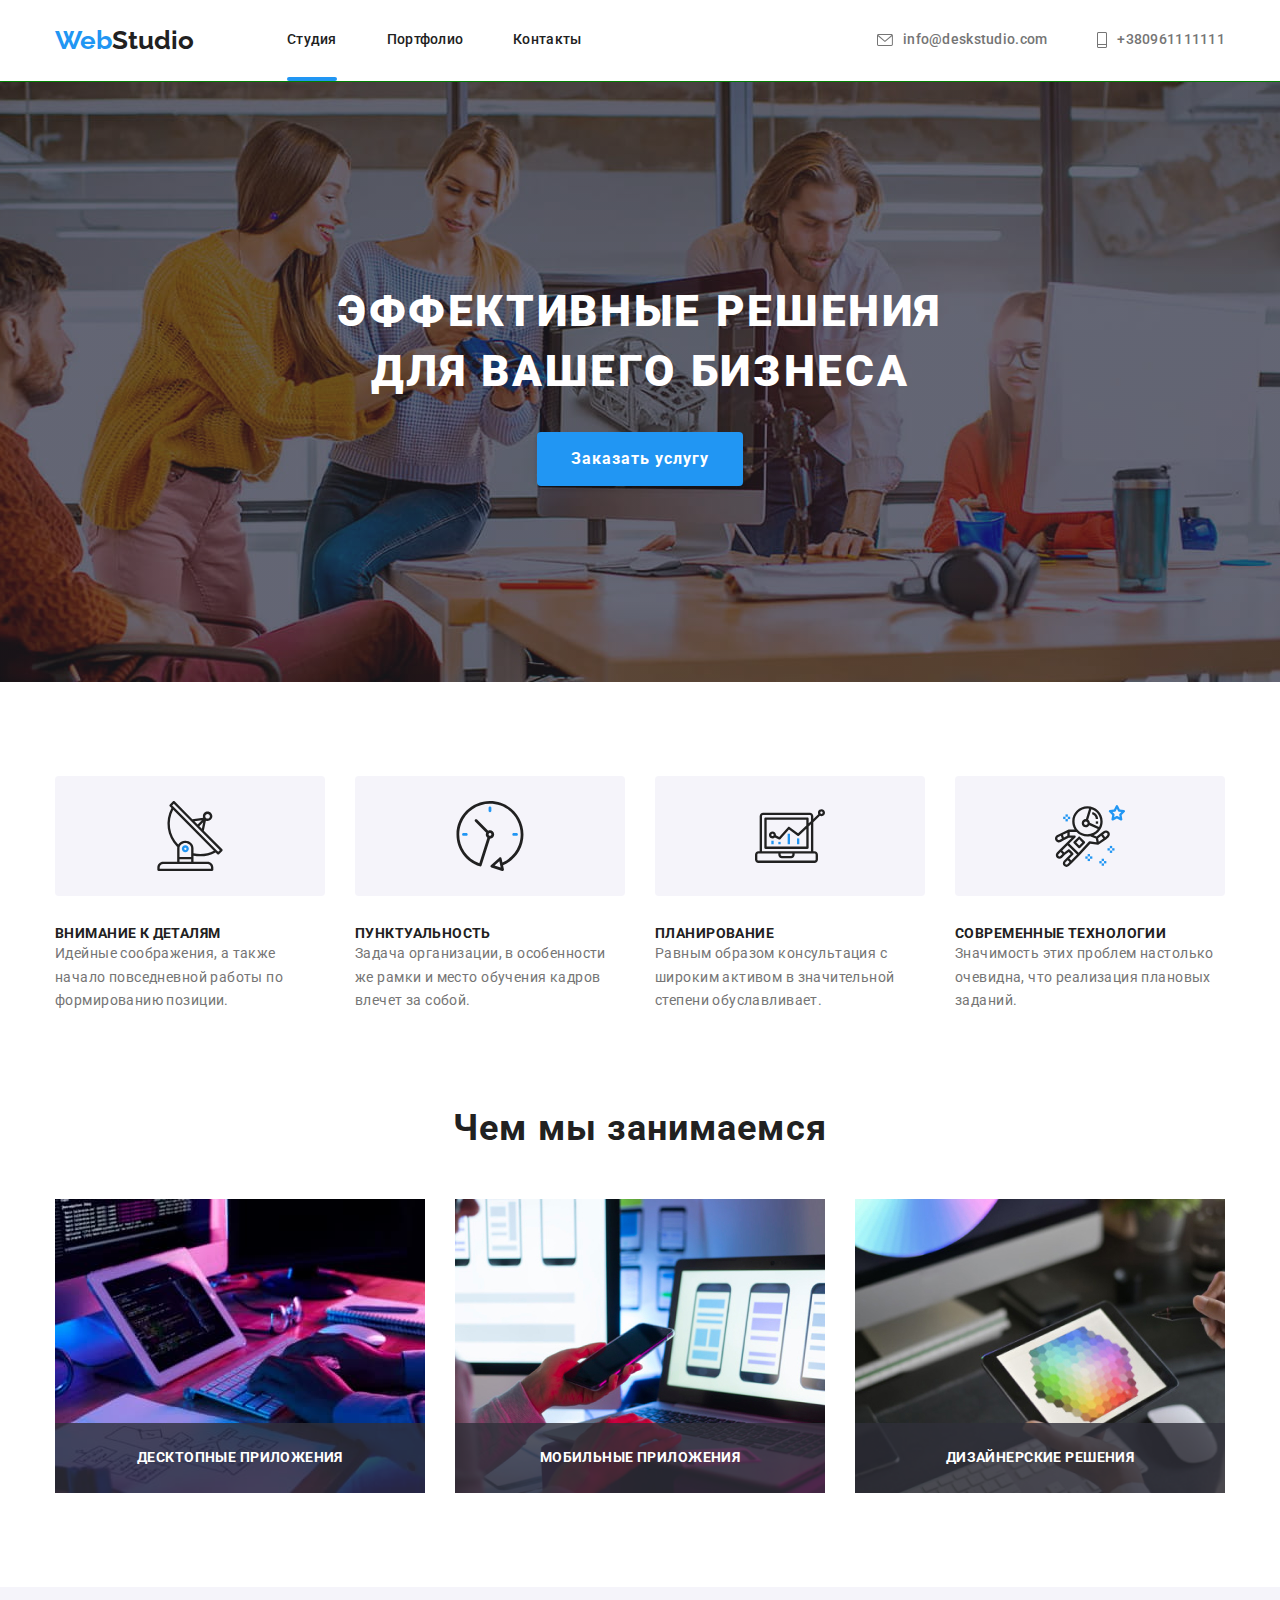
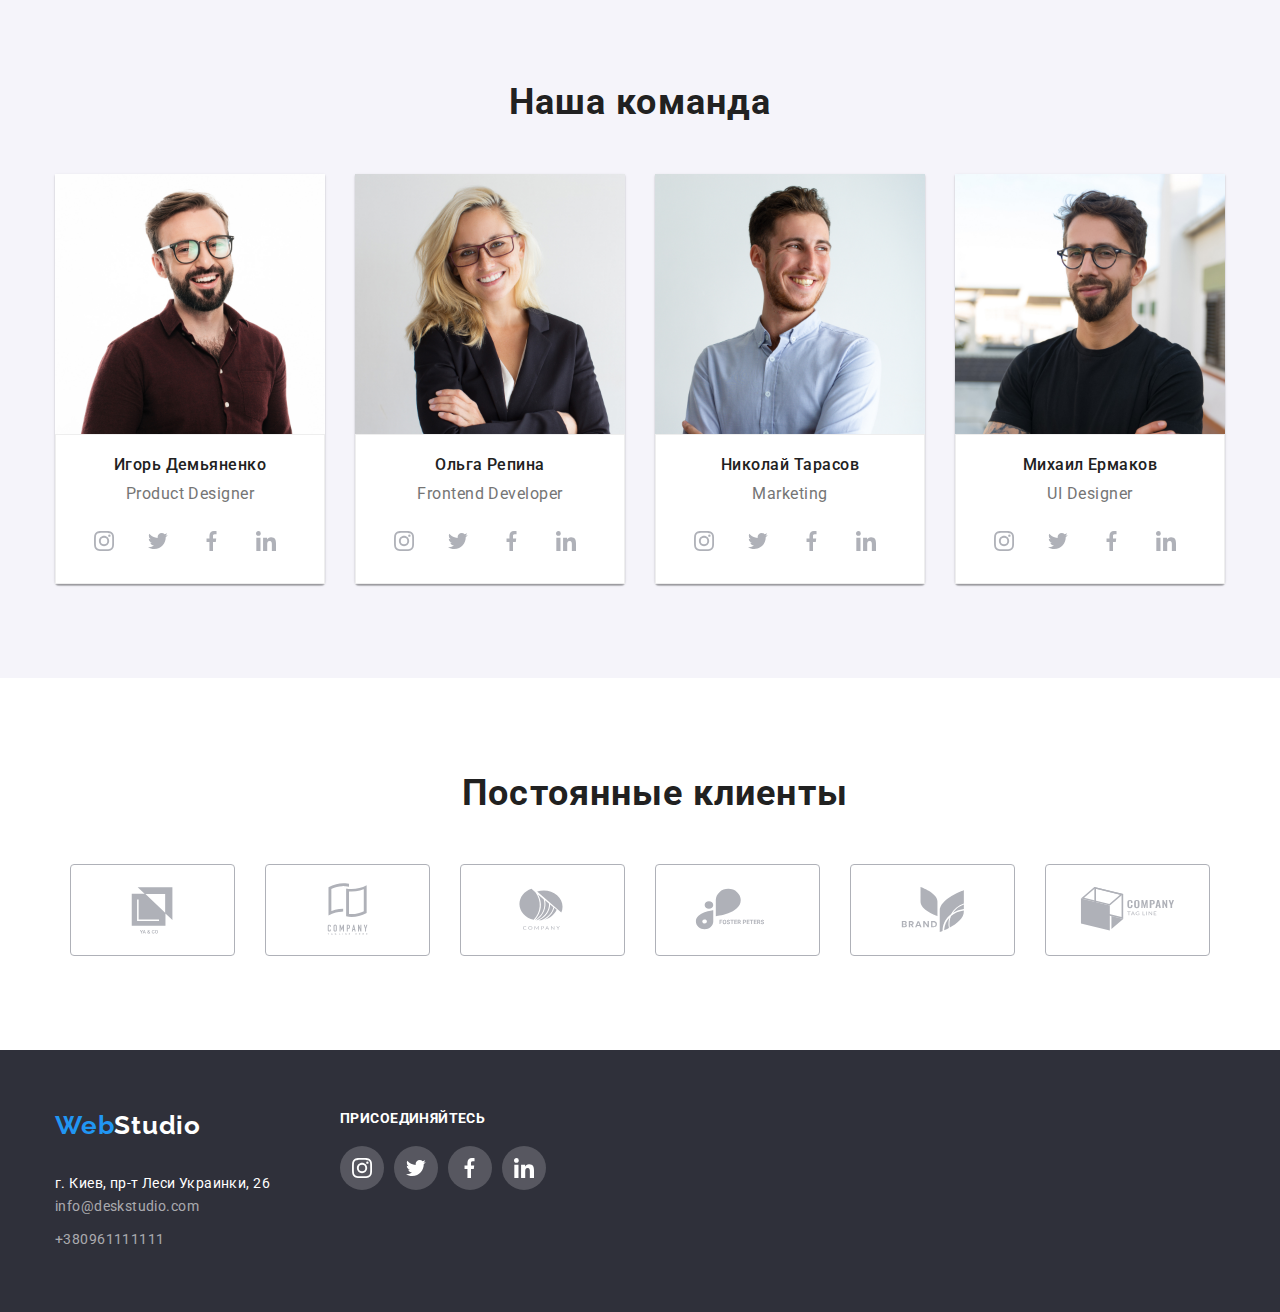
<file: index.html>
<!DOCTYPE html>
<html lang="en">
<head>
    <meta charset="UTF-8">
    <meta http-equiv="X-UA-Compatible" content="IE=edge">
    <meta name="viewport" content="width=device-width, initial-scale=1.0">
    <title>Document</title>
    <link rel="preconnect" href="https://fonts.googleapis.com">
    <link rel="preconnect" href="https://fonts.gstatic.com" crossorigin>
    <link href="https://fonts.googleapis.com/css2?family=Raleway:wght@400;700&family=Roboto:wght@400;500;700;900&display=swap"
    rel="stylesheet">
    <link rel="stylesheet" href="https://cdnjs.cloudflare.com/ajax/libs/modern-normalize/1.1.0/modern-normalize.min.css">
    <link rel="stylesheet" href="css/style.css">
</head>
<body>
    <header class="page-header"> 
        <div class="container headrer-conteiner">
        <nav class="nav-bar">
            <a class="logo" href="./index.html"><span class="web">Web</span>Studio</a>
            <ul class="navigation">
                <li class="navigation-li"><a href="./index.html" class="accent">Студия</a></li>
                <li class="navigation-li"><a href="./portfolio.html" class="link">Портфолио</a></li>
                <li class="navigation-li"><a href="./contact.html" class="link">Контакты</a></li>
            </ul>       
        </nav>
            <ul class="contact-list">
                <li class="contact-item"><a class="contact-header-mail" href="mailto:info@deskstudio.com">
                <svg class="header-svg" width="16px" height="12px"><use href="./imagescvg/sprite.svg#mail"></use></svg>info@deskstudio.com</a></li>
                <li class="contact-item"><a class="contact-header-tel" href="tel:+380961111111">
                <svg class="header-svg" width="10px" height="16px"><use href="./imagescvg/sprite.svg#smartphone"></use></svg>+380961111111</a></li>
            </ul>
        </div>
    </header>
    <main>
    <!--main-slogan-->
    
     <section class="slogan">
        <div class="container"> 
        <h1 class="slogan-site">эффективные решения для вашего бизнеса</h1>
        <button class="button" data-modal-open>Заказать услугу</button>
        </div>
       
     </section>  
    
    <!--main-about-->
     <section class="benefits">
        <div class="container">
        <h2 class="visually-hidden">Преимущества</h2>
         <ul class="benefits-list">
            <li class="benefits-item">
                <h3 class="advantage">внимание к деталям</h3>
                <p class="advantage-text">Идейные соображения, а также начало повседневной работы по формированию позиции.</p>
            </li>
            <li class="benefits-item">
                <h3 class="advantage">пунктуальность</h3>
                <p class="advantage-text">Задача организации, в особенности же рамки и место обучения кадров влечет за собой.</p>
            </li>
            <li class="benefits-item">
                <h3 class="advantage">планирование</h3>
                <p class="advantage-text">Равным образом консультация с широким активом в значительной степени обуславливает.</p>
            </li>
            <li class="benefits-item">
                <h3 class="advantage">современные технологии</h3>
                <p class="advantage-text">Значимость этих проблем настолько очевидна, что реализация плановых заданий.</p>
            </li>
        </ul>
        </div>
     </section>
    <!--чем занимаемся?-->
     <section class="services">
        <div class="container">
        <h2 class="section-title">Чем мы занимаемся</h2>
        <ul class="services-list">
            <li class="services-item">
                <div class="services-images">
                <img src="./images/photo1.jpg" alt="клавиатура" width="370">
                <div class="sevice-products"><h3 class="sevice-product-name">ДЕСКТОПНЫЕ ПРИЛОЖЕНИЯ</h3></div>
                </div>
            </li>
            <li class="services-item">
                <div class="services-images">
                <img src="./images/photo2.jpg" alt="смартфон" width="370">
                <div class="sevice-products"> <h3 class="sevice-product-name">МОБИЛЬНЫЕ ПРИЛОЖЕНИЯ</h3></div>
                </div>
            </li>
            <li class="services-item">
                <div class="services-images">
                 <img src="./images/photo3.jpg" alt="планшет" width="370">
                <div class="sevice-products"> <h3 class="sevice-product-name">ДИЗАЙНЕРСКИЕ РЕШЕНИЯ</h3></div>
                </div> 
            </li>
        </ul>
        </div>

     </section> 
   <!--Наша команда--> 
     <section class="team">
       <div class="container">
       <h2 class="section-title">Наша команда</h2>
       <ul class="team-list">
        <li class="team-member">
            <img src="./images/photoigor.jpg" alt="Igor" width="270">
            <div class="team-box">
            <h3 class="member-name">Игорь Демьяненко</h3>
            <p class="member-position">Product Designer</p>
            <ul class="social-icons">
                <li class="social-icon">
                    <a href="" class="social-net">
                        <svg width="20px" height="20px">
                            <use href="./imagescvg/sprite.svg#instagram"></use>
                        </svg>
                    </a>
                </li>
                <li class="social-icon">
                    <a href="" class="social-net">
                        <svg width="20px" height="20px">
                            <use href="./imagescvg/sprite.svg#twiter"></use>
                        </svg>
                    </a>
                </li>
                <li class="social-icon">
                    <a href="" class="social-net">
                        <svg width="20px" height="20px">
                            <use href="./imagescvg/sprite.svg#facebook"></use>
                        </svg>
                    </a>
                </li>
                <li class="social-icon">
                    <a href="" class="social-net">
                        <svg width="20px" height="20px">
                            <use href="./imagescvg/sprite.svg#linkedin"></use>
                        </svg>
                    </a>
                </li>
            </ul>
            </div>
        </li>
        <li class="team-member">
            <img src="./images/photoolga.jpg" alt="" width="270">
            <div class="team-box">
            <h3 class="member-name">Ольга Репина</h3>
            <p class="member-position">Frontend Developer</p>
            <ul class="social-icons">
                <li class="social-icon">
                    <a href="" class="social-net">
                        <svg width="20px" height="20px">
                            <use href="./imagescvg/sprite.svg#instagram"></use>
                        </svg>
                    </a>
                </li>
                <li class="social-icon">
                    <a href="" class="social-net">
                        <svg width="20px" height="20px">
                            <use href="./imagescvg/sprite.svg#twiter"></use>
                        </svg>
                    </a>
                </li>
                <li class="social-icon">
                    <a href="" class="social-net">
                        <svg width="20px" height="20px">
                            <use href="./imagescvg/sprite.svg#facebook"></use>
                        </svg>
                    </a>
                </li>
                <li class="social-icon">
                    <a href="" class="social-net">
                        <svg width="20px" height="20px">
                            <use href="./imagescvg/sprite.svg#linkedin"></use>
                        </svg>
                    </a>
                </li>
            </ul>
            </div>
        </li>
        <li class="team-member">
            <img src="./images/photonikolay.jpg" alt="" width="270">
            <div class="team-box">
            <h3 class="member-name">Николай Тарасов</h3>
            <p class="member-position">Marketing</p>
            <ul class="social-icons">
                <li class="social-icon">
                    <a href="" class="social-net">
                        <svg width="20px" height="20px">
                            <use href="./imagescvg/sprite.svg#instagram"></use>
                        </svg>
                    </a>
                </li>
                <li class="social-icon">
                    <a href="" class="social-net">
                        <svg width="20px" height="20px">
                            <use href="./imagescvg/sprite.svg#twiter"></use>
                        </svg>
                    </a>
                </li>
                <li class="social-icon">
                    <a href="" class="social-net">
                        <svg width="20px" height="20px">
                            <use href="./imagescvg/sprite.svg#facebook"></use>
                        </svg>
                    </a>
                </li>
                <li class="social-icon">
                    <a href="" class="social-net">
                        <svg width="20px" height="20px">
                            <use href="./imagescvg/sprite.svg#linkedin"></use>
                        </svg>
                    </a>
                </li>
            </ul>
            </div>
        </li>
        <li class="team-member">
            <img src="./images/photomihail.jpg" alt="" width="270">
            <div class="team-box">
            <h3 class="member-name">Михаил Ермаков</h3>
            <p class="member-position">UI Designer</p>
            <ul class="social-icons">
            <li class="social-icon">
                <a href="" class="social-net">
                    <svg width="20px" height="20px">
                        <use href="./imagescvg/sprite.svg#instagram"></use>
                    </svg>
                </a>
            </li>
            <li class="social-icon">
                <a href="" class="social-net">
                    <svg width="20px" height="20px">
                        <use href="./imagescvg/sprite.svg#twiter"></use>
                    </svg>
                </a>
            </li>
            <li class="social-icon">
                <a href="" class="social-net">
                    <svg width="20px" height="20px">
                        <use href="./imagescvg/sprite.svg#facebook"></use>
                    </svg>
                </a>
            </li>
            <li class="social-icon">
                <a href="" class="social-net">
                    <svg width="20px" height="20px">
                        <use href="./imagescvg/sprite.svg#linkedin"></use>
                    </svg>
                </a>
            </li>
            </ul>
            </div>
        </li>
       </ul>
     </div>
     </section>
     <section class="clients">
        <div class="container">
             <h2 class="section-title">Постоянные клиенты</h2> 
            <ul class="client-icons">
                <li class="client-icon">
                    <a href="" class="icon-logo">
                        <svg width="106px" height="60px">
                            <use href="./imagescvg/sprite.svg#Logo1"></use>
                        </svg>
                    </a>
                </li>
                <li class="client-icon">
                    <a href="" class="icon-logo">
                        <svg width="106px" height="60px">
                            <use href="./imagescvg/sprite.svg#Logo2"></use>
                        </svg>
                    </a>
                </li>
                <li class="client-icon">
                    <a href="" class="icon-logo">
                        <svg width="106px" height="60px">
                            <use href="./imagescvg/sprite.svg#Logo3"></use>
                        </svg>
                    </a>
                </li>
                <li class="client-icon">
                    <a href="" class="icon-logo">
                        <svg width="106px" height="60px">
                            <use href="./imagescvg/sprite.svg#Logo4"></use>
                        </svg>
                    </a>
                </li>
                <li class="client-icon">
                    <a href="" class="icon-logo">
                        <svg width="106px" height="60px">
                            <use href="./imagescvg/sprite.svg#Logo5"></use>
                        </svg>
                    </a>
                </li>
                <li class="client-icon">
                    <a href="" class="icon-logo">
                        <svg width="106px" height="60px">
                            <use href="./imagescvg/sprite.svg#Logo6"></use>
                        </svg>
                    </a>
                </li>
            </ul> 
            
        </div>
     </section>
    </main>
    <footer class="logo-footer">
    <div class="container footer-container"> 
       <div class="contact-footer">
         <a class="logo-web" href="./index.html"><span class="web-footer">Web</span>Studio</a>
         <address class="address">г. Киев, пр-т Леси Украинки, 26</address>
            <ul class="contact-section">
            <li class="contact-footer-item"><a class="contact-section-link" href="mailto:info@deskstudio.com">info@deskstudio.com</a> </li>
            <li class="contact-footer-item"><a class="contact-section-link" href="tel:+380961111111">+380961111111</a></li>
        </ul>
        </div>
        <div class="footer-soc-net">
            <h3 class="propose">ПРИСОЕДИНЯЙТЕСЬ</h3>
         <ul class="social-icons-footer">
            <li class="social-icon-footer">
                <a href="" class="social-net-footer">
                    <svg width="20px" height="20px">
                        <use href="./imagescvg/sprite.svg#instagram"></use>
                    </svg>
                </a>
            </li>
            <li class="social-icon-footer">
                <a href="" class="social-net-footer">
                    <svg width="20px" height="20px">
                        <use href="./imagescvg/sprite.svg#twiter"></use>
                    </svg>
                </a>
            </li>
            <li class="social-icon-footer">
                <a href="" class="social-net-footer">
                    <svg width="20px" height="20px">
                        <use href="./imagescvg/sprite.svg#facebook"></use>
                    </svg>
                </a>
            </li>
            <li class="social-icon-footer">
                <a href="" class="social-net-footer">
                    <svg width="20px" height="20px">
                        <use href="./imagescvg/sprite.svg#linkedin"></use>
                    </svg>
                </a>
            </li>
        </ul>
      </div>
    </div>
    </footer>
    <!--MODAL-->
<div class="backdrop is-hidden" data-modal>
     <div class="modal">
        <button data-modal-close>Close</button>
    </div>
</div>

<script src="./js/modal.js"></script>
    
</body>
</html>
</file>
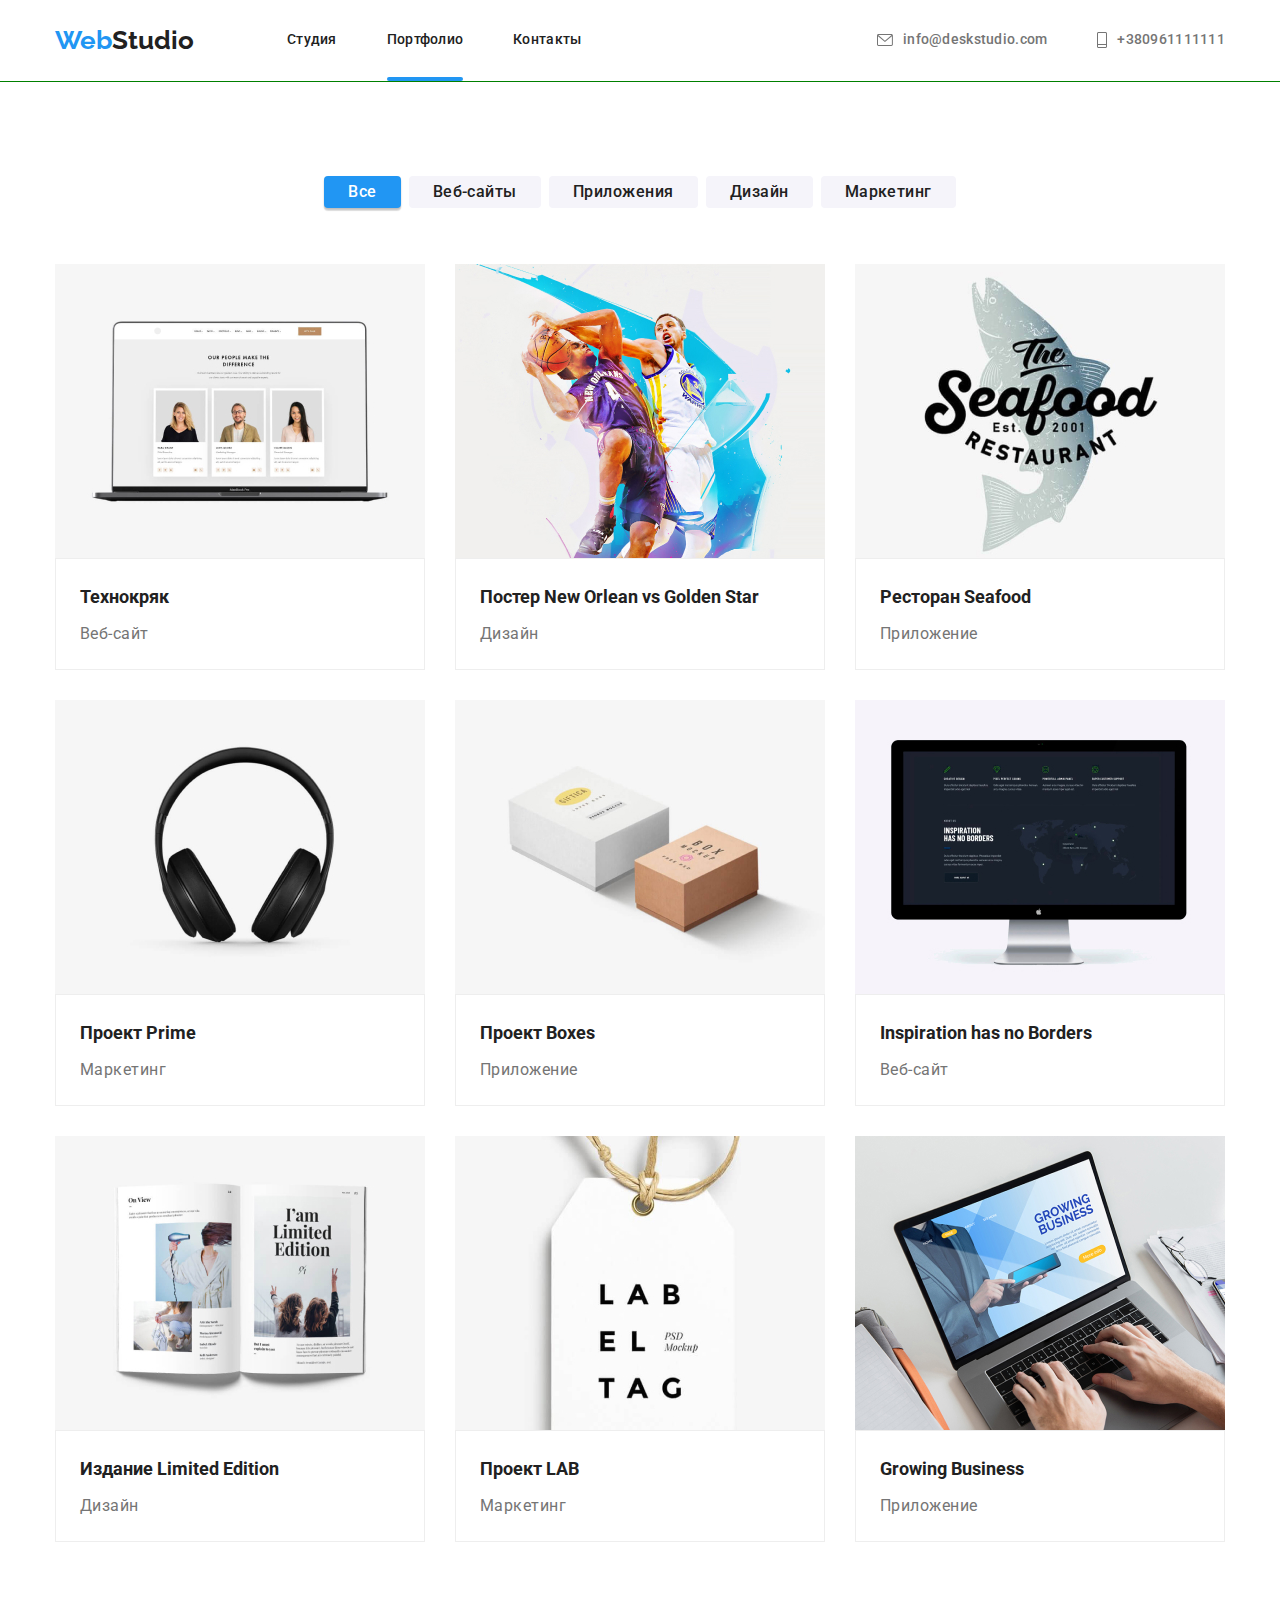
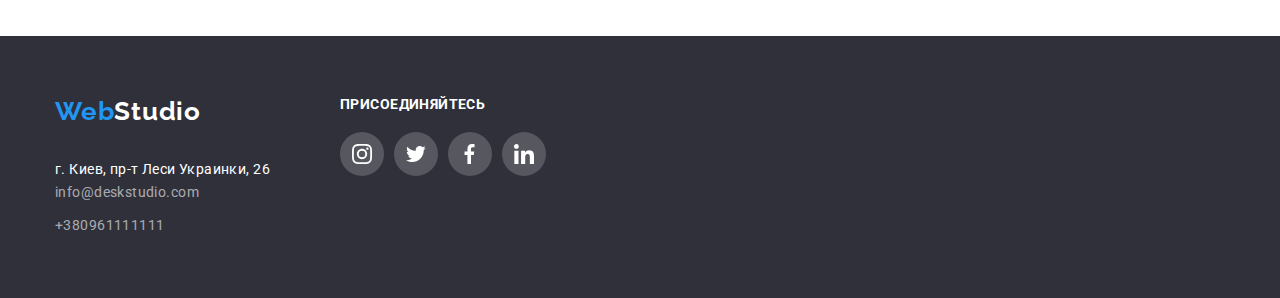
<file: portfolio.html>
<!DOCTYPE html>
<html lang="en">

<head>
    <meta charset="UTF-8">
    <meta http-equiv="X-UA-Compatible" content="IE=edge">
    <meta name="viewport" content="width=device-width, initial-scale=1.0">
    <title>Document</title>
    <link rel="preconnect" href="https://fonts.googleapis.com">
    <link rel="preconnect" href="https://fonts.gstatic.com" crossorigin>
    <link
        href="https://fonts.googleapis.com/css2?family=Raleway:wght@400;700&family=Roboto:wght@400;500;700;900&display=swap"
        rel="stylesheet">
        <link rel="stylesheet" href="https://cdnjs.cloudflare.com/ajax/libs/modern-normalize/1.1.0/modern-normalize.min.css">
    <link rel="stylesheet" href="css/style.css">
</head>
<body>

    <header class="page-header">
        <div class="container headrer-conteiner">
            <nav class="nav-bar">
                <a class="logo" href="./index.html"><span class="web">Web</span>Studio</a>
                <ul class="navigation">
                    <li class="navigation-li"><a href="./index.html" class="link">Студия</a></li>
                    <li class="navigation-li"><a href="./portfolio.html" class="accent">Портфолио</a></li>
                    <li class="navigation-li"><a href="./contact.html" class="link">Контакты</a></li>
                </ul>
            </nav>
            <ul class="contact-list">
            <li class="contact-item"><a class="contact-header-mail" href="mailto:info@deskstudio.com">
                    <svg class="header-svg" width="16px" height="12px">
                        <use href="./imagescvg/sprite.svg#mail"></use>
                    </svg>info@deskstudio.com</a></li>
            <li class="contact-item"><a class="contact-header-tel" href="tel:+380961111111">
                    <svg class="header-svg" width="10px" height="16px">
                        <use href="./imagescvg/sprite.svg#smartphone"></use>
                    </svg>+380961111111</a></li>
            </ul>
        </div>
    </header>
    <main>
        <section class="all-btn">
            <div class="container">
        
                <h2 class="visually-hidden">Все приложения</h2>
                 <ul class="btn-portfolio">
                    <li class="buttons"> <button class="button-primery">Все</button></li>
                    <li class="buttons"> <button class="button-secondary">Веб-сайты</button></li>
                    <li class="buttons"> <button class="button-secondary">Приложения</button></li>
                    <li class="buttons"> <button class="button-secondary">Дизайн</button></li>
                    <li class="buttons"> <button class="button-secondary">Маркетинг</button></li>
                </ul>
                
                <h2 class="visually-hidden">Сортировка</h2>
                <ul class="projects">
                    <li class="visualization"><a class="projects-icon" href="#">
                        <div class="project-images">
                            <img src="./imagesportfolio/photo1-1.jpg" alt="photo1-1" width="370">
                            <p class="submenu">Технокряк это современная площадка распространения коронавируса. Компании используют эту
                                платформу
                                для цифрового
                                шпионажа и атак на защищённые сервера конкурентов.</p>
                        </div>
                       
                        <div class="team-box">
                        <h3 class="title">Технокряк</h3>
                        <p class="sorting">Веб-сайт</p>
                        </div></a>
                    </li>
                    <li class="visualization"><a class="projects-icon" href="#">
                        <img src="./imagesportfolio/photo1-2.jpg" alt="photo1-2" width="370">
                        <div class="team-box">
                        <h3 class="title">Постер New Orlean vs Golden Star</h3>
                        <p class="sorting">Дизайн</p>
                        </div></a>
                    </li>
                    <li class="visualization"><a class="projects-icon" href="#">
                        <img src="./imagesportfolio/photo1-3.jpg" alt="photo1-3" width="370">
                        <div class="team-box">
                        <h3 class="title">Ресторан Seafood</h3>
                        <p class="sorting">Приложение</p>
                        </div></a>
                    </li>
                    <li class="visualization"><a class="projects-icon" href="#">
                        <img src="./imagesportfolio/photo2-1.jpg" alt="photo2-1" width="370">
                        <div class="team-box">
                        <h3 class="title">Проект Prime</h3>
                        <p class="sorting">Маркетинг</p>
                        </div></a>
                    </li>
                    <li class="visualization"><a class="projects-icon" href="#">
                        <img src="./imagesportfolio/photo2-2.jpg" alt="photo2-2" width="370">
                        <div class="team-box">
                        <h3 class="title">Проект Boxes</h3>
                        <p class="sorting">Приложение</p>
                        </div></a>
                    </li>
                     <li class="visualization"><a class="projects-icon" href="#">
                        <img src="./imagesportfolio/photo2-3.jpg" alt="photo2-3" width="370">
                        <div class="team-box">
                        <h3 class="title">Inspiration has no Borders</h3>
                        <p class="sorting">Веб-сайт</p>
                        </div></a>
                    </li>
                    <li class="visualization"><a class="projects-icon" href="#">
                        <img src="./imagesportfolio/photo3-1.jpg" alt="photo3-1" width="370">
                        <div class="team-box">
                        <h3 class="title">Издание Limited Edition</h3>
                        <p class="sorting">Дизайн</p>
                        </div></a>
                    </li>
                    <li class="visualization"><a class="projects-icon" href="#">
                        <img src="./imagesportfolio/photo3-2.jpg" alt="photo3-2" width="370">
                        <div class="team-box">
                        <h3 class="title">Проект LAB</h3>
                        <p class="sorting">Маркетинг</p>
                        </div></a>
                    </li>
                    <li class="visualization"><a class="projects-icon" href="#">
                        <img src="./imagesportfolio/photo3-3.jpg" alt="photo3-3" width="370">
                        <div class="team-box">
                        <h3 class="title">Growing Business</h3>
                        <p class="sorting">Приложение</p>
                        </div></a>
                    </li>
                            
                </ul> 
                     
             </div>
        </section>
    </main>
    <footer class="logo-footer">
        <div class="container footer-container">
            <div class="contact-footer">
                <a class="logo-web" href="./index.html"><span class="web-footer">Web</span>Studio</a>
                <address class="address">г. Киев, пр-т Леси Украинки, 26</address>
                <ul class="contact-section">
                    <li class="contact-footer-item"><a class="contact-section-link"
                            href="mailto:info@deskstudio.com">info@deskstudio.com</a> </li>
                    <li class="contact-footer-item"><a class="contact-section-link" href="tel:+380961111111">+380961111111</a>
                    </li>
                </ul>
            </div>
            <div class="footer-soc-net">
                <h3 class="propose">ПРИСОЕДИНЯЙТЕСЬ</h3>
                <ul class="social-icons-footer">
                    <li class="social-icon-footer">
                        <a href="" class="social-net-footer">
                            <svg width="20px" height="20px">
                                <use href="./imagescvg/sprite.svg#instagram"></use>
                            </svg>
                        </a>
                    </li>
                    <li class="social-icon-footer">
                        <a href="" class="social-net-footer">
                            <svg width="20px" height="20px">
                                <use href="./imagescvg/sprite.svg#twiter"></use>
                            </svg>
                        </a>
                    </li>
                    <li class="social-icon-footer">
                        <a href="" class="social-net-footer">
                            <svg width="20px" height="20px">
                                <use href="./imagescvg/sprite.svg#facebook"></use>
                            </svg>
                        </a>
                    </li>
                    <li class="social-icon-footer">
                        <a href="" class="social-net-footer">
                            <svg width="20px" height="20px">
                                <use href="./imagescvg/sprite.svg#linkedin"></use>
                            </svg>
                        </a>
                    </li>
                </ul>
            </div>
        </div>
    </footer>
</body>
</html>
</file>
<file: css/style.css>
:root {
  --color: #212121;
  --second-color: #2196f3;
  --back-color: #ffffff;
  --header-foter: #2f303a;
  --color-text: #757575;
  --button-secondary: #f5f4fa;
  --color-icon: #afb1b8;
}

body {
  font-family: Roboto, sant-serif;
  --color: #212121;
  --color-text: #757575;
  --background-color: #ffffff;
  --secondary-color: #2196f3;
  --card-set-gup: 30px;
}
ul {
  list-style: none;
  margin: 0;
  padding: 0;
}
h1,
h2,
h3,
h4,
h5,
h6,
p {
  margin: 0;
}
html {
  box-sizing: border-box;
}
*,
*::before,
*::after {
  box-sizing: inherit;
}
.visually-hidden {
  position: absolute;
  clip: rect(0 0 0 0);
  width: 1px;
  height: 1px;
  margin: -1px;
}
img {
  display: block;
  max-width: 100%;
}
/*=====header begin=====*/
.headrer-conteiner {
  display: flex;
  align-items: center;
}
.page-header {
  padding: 25px 0;
  border-bottom: 1px solid green;
}
.container {
  width: 1200px;
  padding: 0 15px;
  margin: 0 auto;
}
.nav-bar {
  margin-right: auto;
  display: flex;
  align-items: center;
}
.contact-list {
  display: flex;
}
.logo {
  margin-right: 93px;
  align-self: center;
  text-decoration: none;

  font-family: Raleway;
  font-style: normal;
  font-weight: bold;
  font-size: 26px;
  line-height: 1.19;
  color: var(--color);

  transition: color 250ms cubic-bezier(0.4, 0, 0.2, 1);
}
.web {
  color: #2196f3;
}
.navigation {
  display: flex;
  color: var(--color);

  font-weight: 500;
  font-size: 14px;
  line-height: 1.14;
  letter-spacing: 0.02em;
}
.navigation-li:not(:last-child) {
  margin-right: 50px;
}
.link,
.accent {
  display: block;
  color: var(--color);
  text-decoration: none;

  transition: color 250ms cubic-bezier(0.4, 0, 0.2, 1);
}

.accent {
  position: relative;
  margin-left: 0;
  margin-top: 0;
  padding-bottom: 0;
}
.accent:visited,
:hover {
  color: var(--second-color);
}
.accent::after {
  content: "";
  position: absolute;
  display: block;
  top: 100%;
  margin-top: 29px;

  width: 100%;
  height: 4px;

  background: var(--second-color);
  border-radius: 2px;
}
.contact-item:not(:last-child) {
  margin-right: 50px;
}
.contact-item {
  fill: var(--color-text);
  color: var(--color-text);
}
.contact-header-mail,
.contact-header-tel {
  text-decoration: none;
}
.header-svg {
  margin-right: 10px;
}
.contact-header-mail,
.contact-header-tel {
  color: var(--color-text);

  font-weight: 500;
  font-size: 14px;
  line-height: 1.14;
  letter-spacing: 0.02em;
  display: flex;
  align-items: center;
  fill: var(--color-text);

  transition: color 250ms cubic-bezier(0.4, 0, 0.2, 1),
    fill 250ms cubic-bezier(0.4, 0, 0.2, 1);
}
.contact-header-mail:hover,
.contact-header-mail:focus,
.contact-header-tel:hover,
.contact-header-tel:focus {
  color: var(--second-color);
  fill: var(--second-color);
}
/*=====header end=====*/

/*=====main begin=====*/

/*====section-main-slogan-begin=====*/

.slogan {
  height: 600px;
  max-width: 1600px;
  margin-left: auto;
  margin-right: auto;
  background-image: linear-gradient(
      to right,
      rgba(47, 48, 58, 0.4),
      rgba(47, 48, 58, 0.4)
    ),
    url(../images/Img_hero_v_2.jpg);
  background-repeat: no-repeat;
  background-position: center;

  padding: 200px 0;
  background-color: var(--header-foter);
}

.slogan-site {
  color: var(--back-color);
  width: 696px;
  margin: 0 auto;
  margin-bottom: 30px;

  font-family: Roboto;
  font-style: normal;
  font-weight: 900;
  font-size: 44px;
  line-height: 1.36;
  text-align: center;
  letter-spacing: 0.06em;
  text-transform: uppercase;
}
.button {
  display: inline-block;
  margin-left: auto;
  margin-right: auto;
}
button.button {
  padding: 10px 32px;
  color: var(--back-color);
  background-color: var(--second-color);
  box-shadow: 0px 4px 4px rgba(0, 0, 0, 0.15);
  border-radius: 4px;

  font-family: Roboto;
  font-style: normal;
  font-weight: bold;
  font-size: 16px;
  line-height: 1.87;
  display: flex;
  align-items: center;
  text-align: center;
  letter-spacing: 0.06em;
}
/*====section-main-slogan-end=====*/

/*====section-main-about-begin=====*/
.services {
  padding-top: 94px;
  padding-bottom: 94px;
}
.section-title {
  margin-bottom: 50px;
  color: var(--color);
  text-align: center;

  font-size: 36px;
  line-height: 1.17;
  letter-spacing: 0.03em;
}
.benefits {
  padding-top: 94px;
}
.benefits-list {
  display: flex;
}
.services-list {
  display: flex;
}
.services-item:not(:last-child) {
  margin-right: 30px;
}
.benefits-item:not(:last-child) {
  margin-right: 30px;
}
.benefits-item {
  width: 270px;
}
.benefits-item::before {
  content: "";
  display: block;
  width: 270px;
  height: 120px;
  background-color: var(--button-secondary);
  border-radius: 4px;
  background-repeat: no-repeat;
  background-position: center;
}
.benefits-item:nth-child(1)::before {
  background-image: url(../imagescvg/antenna1.svg);
}
.benefits-item:nth-child(2)::before {
  background-image: url(../imagescvg/clock1.svg);
}
.benefits-item:nth-child(3)::before {
  background-image: url(../imagescvg/diagram1.svg);
}
.benefits-item:nth-child(4)::before {
  background-image: url(../imagescvg/astronaut1.svg);
}

.advantage {
  color: var(--color);
  padding-top: 30px;

  font-size: 14px;
  line-height: 1.14;
  letter-spacing: 0.03em;
  text-transform: uppercase;
}
.advantage-text {
  color: var(--color-text);

  font-size: 14px;
  line-height: 1.7;
  letter-spacing: 0.03em;
}
/*=====section-main-about-end=====*/

/*=====section-imege-begin=====*/
.services-images {
  position: relative;
}
.sevice-products {
  position: absolute;
  bottom: 0;
  display: flex;
  width: 370px;
  height: 70px;
  background: rgba(47, 48, 58, 0.8);
}
.sevice-product-name {
  color: var(--back-color);
  font-size: 14px;
  line-height: 1.14;
  margin: auto;
  letter-spacing: 0.03em;
  text-transform: uppercase;
}
/*=====section-imege-end=====*/

/*=====sectiom-team-begin=====*/
.team {
  max-width: 1600px;
  margin-left: auto;
  margin-right: auto;
  padding-top: 94px;
  padding-bottom: 94px;
  background-color: var(--button-secondary);
  justify-content: center;
}
.team-member {
  box-shadow: 0px 1px 3px rgba(0, 0, 0, 0.12), 0px 1px 1px rgba(0, 0, 0, 0.14),
    0px 2px 1px rgba(0, 0, 0, 0.2);
  border-radius: 0px 0px 4px 4px;
  background-color: var(--back-color);
}
.team-member:not(:last-child) {
  margin-right: 30px;
}
.team-list {
  display: flex;
}
.team-box {
  padding: 30px 0;
}
.member-name {
  margin-bottom: 10px;
  color: var(--color);

  font-weight: 500;
  font-size: 16px;
  line-height: 1.19;
  text-align: center;
  letter-spacing: 0.03em;
}
.member-position {
  color: var(--color-text);

  font-weight: normal;
  font-size: 16px;
  line-height: 1.19;
  text-align: center;
  letter-spacing: 0.03em;
}
/*==========SOCIAT ICON=============*/

.social-icons {
  display: flex;
  justify-content: center;
  margin-top: 16px;
}
.social-icon {
  display: flex;
  background-color: var(--back-color);
  width: 44px;
  height: 44px;
  border-radius: 50%;
  justify-content: center;
  align-items: center;
}
.social-icon:not(last-child) {
  margin-right: 10px;
}
.social-icon:hover {
  background-color: var(--second-color);
}
.social-net {
  display: flex;
  background-color: var(--back-color);
  width: 44px;
  height: 44px;
  border-radius: 50%;

  justify-content: center;
  align-items: center;
  fill: var(--color-icon);

  transition: background-color 250ms cubic-bezier(0.4, 0, 0.2, 1),
    fill 250ms cubic-bezier(0.4, 0, 0.2, 1);
}
.social-net:hover,
.social-net:focus {
  fill: var(--back-color);
  background-color: var(--second-color);
}
/*=====sectiom-team-end=====*/
/*==============CLIENTS_BEGIN================*/
.clients {
  width: 1170px;
  height: 372px;
  margin-left: auto;
  margin-right: auto;
  padding-top: 94px;
  padding-bottom: 94px;
}
.client-icons {
  display: flex;
}
.client-icon {
  width: 170px;
  height: 92px;
}
.client-icon:not(last-child) {
  margin-right: 30px;
}

.icon-logo {
  width: 100%;
  height: 100%;
  border: 1px solid #afb1b8;
  border-radius: 4px;
  display: flex;
  justify-content: center;
  align-items: center;
  fill: var(--color-icon);

  transition: border 250ms cubic-bezier(0.4, 0, 0.2, 1),
    fill 250ms cubic-bezier(0.4, 0, 0.2, 1);
}
.icon-logo:hover,
.icon-logo:focus {
  fill: var(--second-color);
  border-color: var(--second-color);
}
/*==============CLIENTS_END================*/

/*=====main end=====*/

/*=====PORTFOLIO BEGIN=====*/
/*PORTFOLIO-BUTTON*/
.all-btn {
  padding-top: 94px;
  padding-bottom: 94px;
}
.btn-portfolio {
  display: flex;
  margin-bottom: 50px;
  justify-content: center;
}
.buttons:not(:last-child) {
  margin-right: 8px;
}
.buttons {
  height: 38px;
}
.button-primery {
  color: var(--back-color);
  background-color: var(--second-color);

  font-family: Roboto;
  font-style: normal;
  font-weight: 500;
  font-size: 16px;
  line-height: 1.625;
  text-align: center;
  letter-spacing: 0.03em;

  box-shadow: 0px 3px 1px rgba(0, 0, 0, 0.1), 0px 1px 2px rgba(0, 0, 0, 0.08),
    0px 2px 2px rgba(0, 0, 0, 0.12);
  border-radius: 4px;
}
.button-secondary {
  color: var(--color);
  background-color: var(--button-secondary);

  font-weight: 500;
  font-size: 16px;
  line-height: 1.625;
  text-align: center;
  letter-spacing: 0.03em;
  border-radius: 4px;

  transition: background-color 250ms cubic-bezier(0.4, 0, 0.2, 1),
    color 250ms cubic-bezier(0.4, 0, 0.2, 1),
    box-shadow 250ms cubic-bezier(0.4, 0, 0.2, 1);
}
.button-secondary:hover,
.button-secondary:focus {
  color: var(--back-color);
  background-color: var(--second-color);
  box-shadow: 0px 3px 1px rgba(0, 0, 0, 0.1), 0px 1px 2px rgba(0, 0, 0, 0.08),
    0px 2px 2px rgba(0, 0, 0, 0.12);
}
.button-primery,
.button-secondary {
  padding-left: 22px;
  padding-right: 22px;
}
.button,
.button-primery,
.button-secondary {
  cursor: pointer;
  border-color: transparent;
}
/*PORTFOLIO-PROJECTS*/
.projects {
  padding: 0;
  margin: 0;
  display: flex;
  flex-wrap: wrap;

  margin-left: calc(-1 * var(--card-set-gup));
  margin-top: calc(-1 * var(--card-set-gup));
}
.projects > .visualization {
  flex-basis: calc(100% / 3 -var(--card-set-gup));
  margin-left: var(--card-set-gup);
  margin-top: var(--card-set-gup);
}
.visualization * {
  background: var(--back-color);
}

.team-box {
  padding: 20px 24px;
  border: 1px solid #eeeeee;
  box-sizing: border-box;
}
.title {
  border: none;

  font-weight: bold;
  font-size: 18px;
  line-height: 2;
  color: var(--color);
}
.sorting {
  margin-top: 4px;
  color: var(--color-text);
  border: none;

  font-weight: normal;
  font-size: 16px;
  line-height: 1.875;
  letter-spacing: 0.03em;
}
.project-images {
  position: relative;
  overflow: hidden;
}
.project-images:hover .submenu,
.project-images:focus .submenu {
  transform: translateY(0);
  opacity: 1;
}

.submenu {
  position: absolute;
  top: 0;
  left: 0;

  height: 100%;
  width: 100%;
  padding: 63px 24px 63px 24px;
  margin: 0;

  font-size: 18px;
  line-height: 1.55;
  letter-spacing: 0.03em;

  color: var(--back-color);
  background-color: rgba(33, 150, 243, 0.9);
  transform: translateY(100%);
  transition: transform 250ms cubic-bezier(0.4, 0, 0.2, 1);
}

.projects-icon {
  display: block;
  text-decoration: none;

  transition: box-shadow 250ms cubic-bezier(0.4, 0, 0.2, 1);
}
.projects-icon:hover,
.projects-icon:focus {
  box-shadow: 0px 1px 1px rgba(0, 0, 0, 0.12), 0px 4px 4px rgba(0, 0, 0, 0.06),
    1px 4px 6px rgba(0, 0, 0, 0.16);
  display: block;
}
/*=====PORTFOLIO END=====*/

/*=====footer-begin=====*/
.logo-footer {
  margin-left: auto;
  margin-right: auto;
  padding-top: 60px;
  padding-bottom: 60px;
  background-color: var(--header-foter);
  justify-content: start;
}
.footer-container {
  display: flex;
  align-items: space-align;
}
.logo-web {
  display: block;
  margin-bottom: 30px;
  color: var(--back-color);
  text-decoration: none;

  font-family: Raleway;
  font-style: normal;
  font-weight: bold;
  font-size: 26px;
  line-height: 1.19;
  letter-spacing: 0.03em;
}

.web-footer {
  color: var(--second-color);
}
.address {
  color: var(--back-color);

  font-family: Roboto;
  font-style: normal;
  font-weight: normal;
  font-size: 14px;
  line-height: 1.74;
  letter-spacing: 0.03em;
}
.contact-section {
  list-style: none;
}
.contact-footer-item:not(:last-child) {
  margin-bottom: 9px;
}
.contact-section-link {
  color: rgba(255, 255, 255, 0.6);
  text-decoration: none;

  font-size: 14px;
  line-height: 1.71;
  letter-spacing: 0.03em;
}
.propose {
  font-size: 14px;
  line-height: 16px;
  letter-spacing: 0.03em;
  text-transform: uppercase;

  color: var(--back-color);
  font-weight: bold;
  font-size: 14px;
  line-height: 16px;
  letter-spacing: 0.03em;
  text-transform: uppercase;

  color: var(--back-color);
}

/*=======BLOCK_2_FOOTER============*/

.footer-soc-net {
  margin-left: 70px;
}
.social-icons-footer {
  display: flex;
  width: 100%;
  height: 90px;
}
.social-icon-footer:nth-child(1) {
  margin-left: 0;
}
.social-icon-footer {
  display: flex;
  background: rgba(255, 255, 255, 0.1);
  width: 44px;
  height: 44px;
  margin-top: 20px;
  margin-left: 10px;
  border-radius: 50%;
  justify-content: center;
  align-items: center;
}
.social-net-footer {
  display: flex;
  background: rgba(255, 255, 255, 0.1);
  justify-content: center;
  width: 44px;
  height: 44px;
  border-radius: 50%;
  align-items: center;
  fill: var(--back-color);

  transition: background-color 250ms cubic-bezier(0.4, 0, 0.2, 1);
}
.social-net-footer:hover,
.social-net-footer:focus {
  fill: var(--back-color);
  background-color: var(--second-color);
}

/*=====footer-end=====*/
/*============MODAL1-FORM-BEGIN===============*/
.backdrop {
  position: fixed;
  top: 0;
  left: 0;

  width: 100%;
  height: 100%;

  background-color: rgba(0, 0, 0, 0.2);
}
.backdrop.is-hidden {
  opacity: 0;
  pointer-events: none;
  visibility: hidden;

  transition: opacity 250ms cubic-bezier(0.4, 0, 0.2, 1),
    visibility 250ms cubic-bezier(0.4, 0, 0.2, 1);
}
.modal {
  position: absolute;
  top: 50%;
  left: 50%;
  transform: translate(-50%, -50%);

  width: 528px;
  height: 581px;

  background-color: var(--back-color);
  box-shadow: 0px 1px 3px rgba(0, 0, 0, 0.12), 0px 1px 1px rgba(0, 0, 0, 0.14),
    0px 2px 1px rgba(0, 0, 0, 0.2);
  border-radius: 4px;
}
/*============MODAL1-FORM-END=================*/
/*============MODAL2-FORM-BEGIN===============*/
.modal-container {
  position: fixed;
  width: 100%;
  height: 100%;
}
.modal-box {
  width: 530px;
  min-height: 580px;
  background-color: #ffffff;
  border-radius: 4px;
  position: absolute;
  left: 50%;
  top: 50%;
  transform: translate(-50px, -50%);
}
.modal-cross {
  width: 30px;
  height: 30px;
  border-radius: 50%;
  background-color: #ffffff;
  border: 1px solid gray;
  position: absolute;
  top: 8px;
  right: 8px;
  cursor: pointer;
  font-size: 1.5em;
  transition: 0.3s linear var(--color);
  display: flex;
  justify-content: center;
  align-items: center;
}
.modal-headline {
  font-size: 19px;
  line-height: 1.1;
  text-align: center;
  letter-spacing: 0.03em;

  color: #212121;
}
.form-inpum-box {
  display: block;
  margin-bottom: 28px;
  color: #757575;
  font-size: 12px;
  position: relative;
}
.textarea-lebel {
  display: block;
  color: #757575;
  font-size: 12px;
  position: absolute;
  top: 0;
  transform: translate(10px, 14px);
  transition: 0.1s linear transform;
}
.massage-box {
  position: relative;
  margin-top: 30px;
}
.form-massage:focus + .textarea-label {
  transform: translate(0px, -15px);
}
.form-inpum,
.font-message {
  width: 100%;
  height: 40px;
  border: 1px solid 33 33 33;
  border-radius: 4px;
  margin-top: 4px;
  padding: 0 10px 0 35px;
  transition: 0.3 linear border;
}
.form-inpum:focus {
  border: 1px solid #2196f3;
}
.form-inpum:focus + .form-input-icon {
  fill: #2196f3;
}
.form-message {
  font-family: inherit;
  resize: none;
  height: 120px;
  padding: 12px 16px;
}
.form-message::placeholder {
  color: #bababa;
}
.form-input-inoe {
  display: block;
  width: 18px;
  height: 18ox;
  background-color: green;
  position: absolute;
  top: 50;
  left: 10px;
  transition: 0.3 linear border;
}
.policy-box {
  font-size: 14px;
  color: #757575;
  margin-bottom: 30px;
  display: flex;
  align-items: center;
}
/*ВАЖНЫЙ КУСОЧЕК КОДА*/
.police-checkbox {
  position: absolute;
  width: 1px;
  height: 1px;
  margin: -1px;
  border: 0px;
  padding: 0px;
  clip: rect(0 0 0 0);
  overflow: hidden;
}
.police-checkbox:checked + .police-box::before {
  background-color: #2196f3;
  background-image: url(../imagescvg/);
  background-repeat: no-repeat;
  background-position: center;
  background-size: contain;
}
.police-checkbox:checked:focus + .police-box::before {
  outline: 2px solid #2196f3;
}
.policy-box::before {
  content: "";
  width: 16px;
  height: 16px;
  border: 1px solid #212121;
  border-radius: 2px;
  margin-right: 10px;
}
.policy-box a {
  color: #2196f3;
  text-decoration: underline;
}

/*============MODAL2-FORM-END=================*/
</file>
